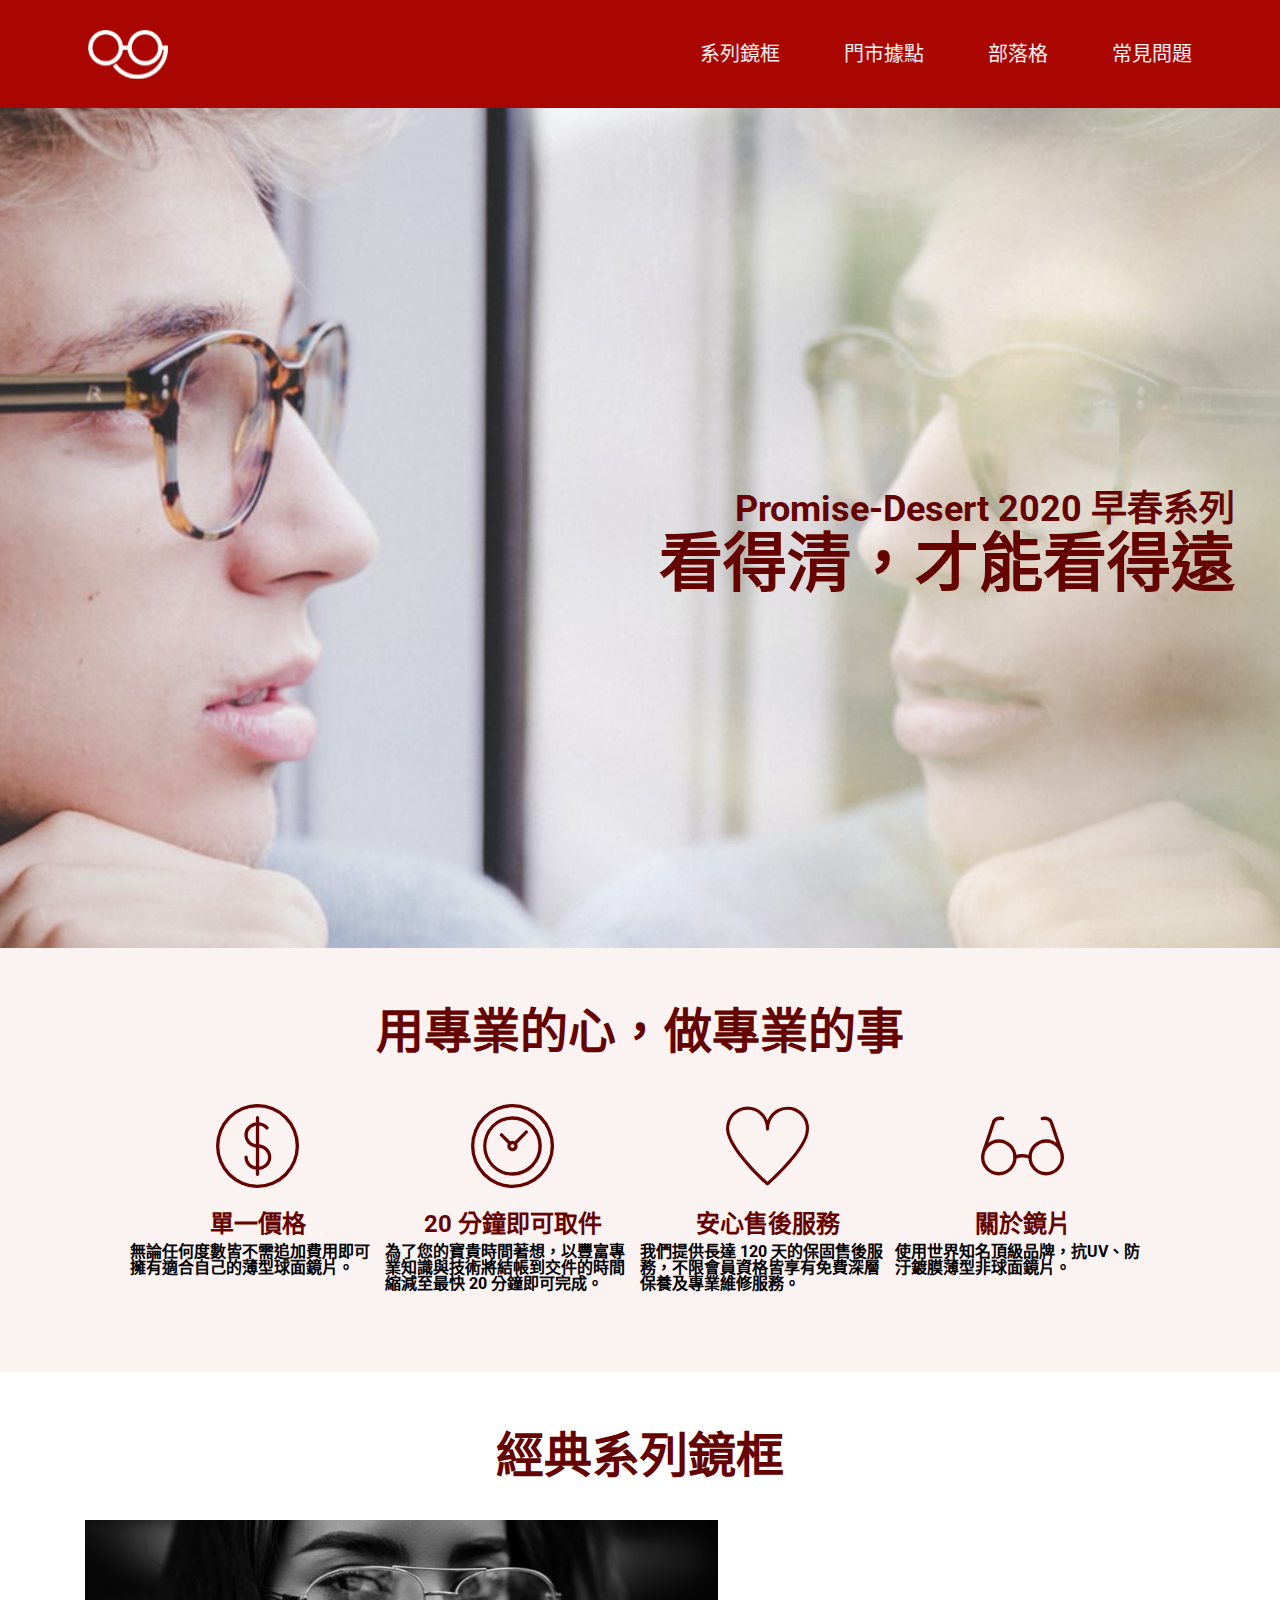
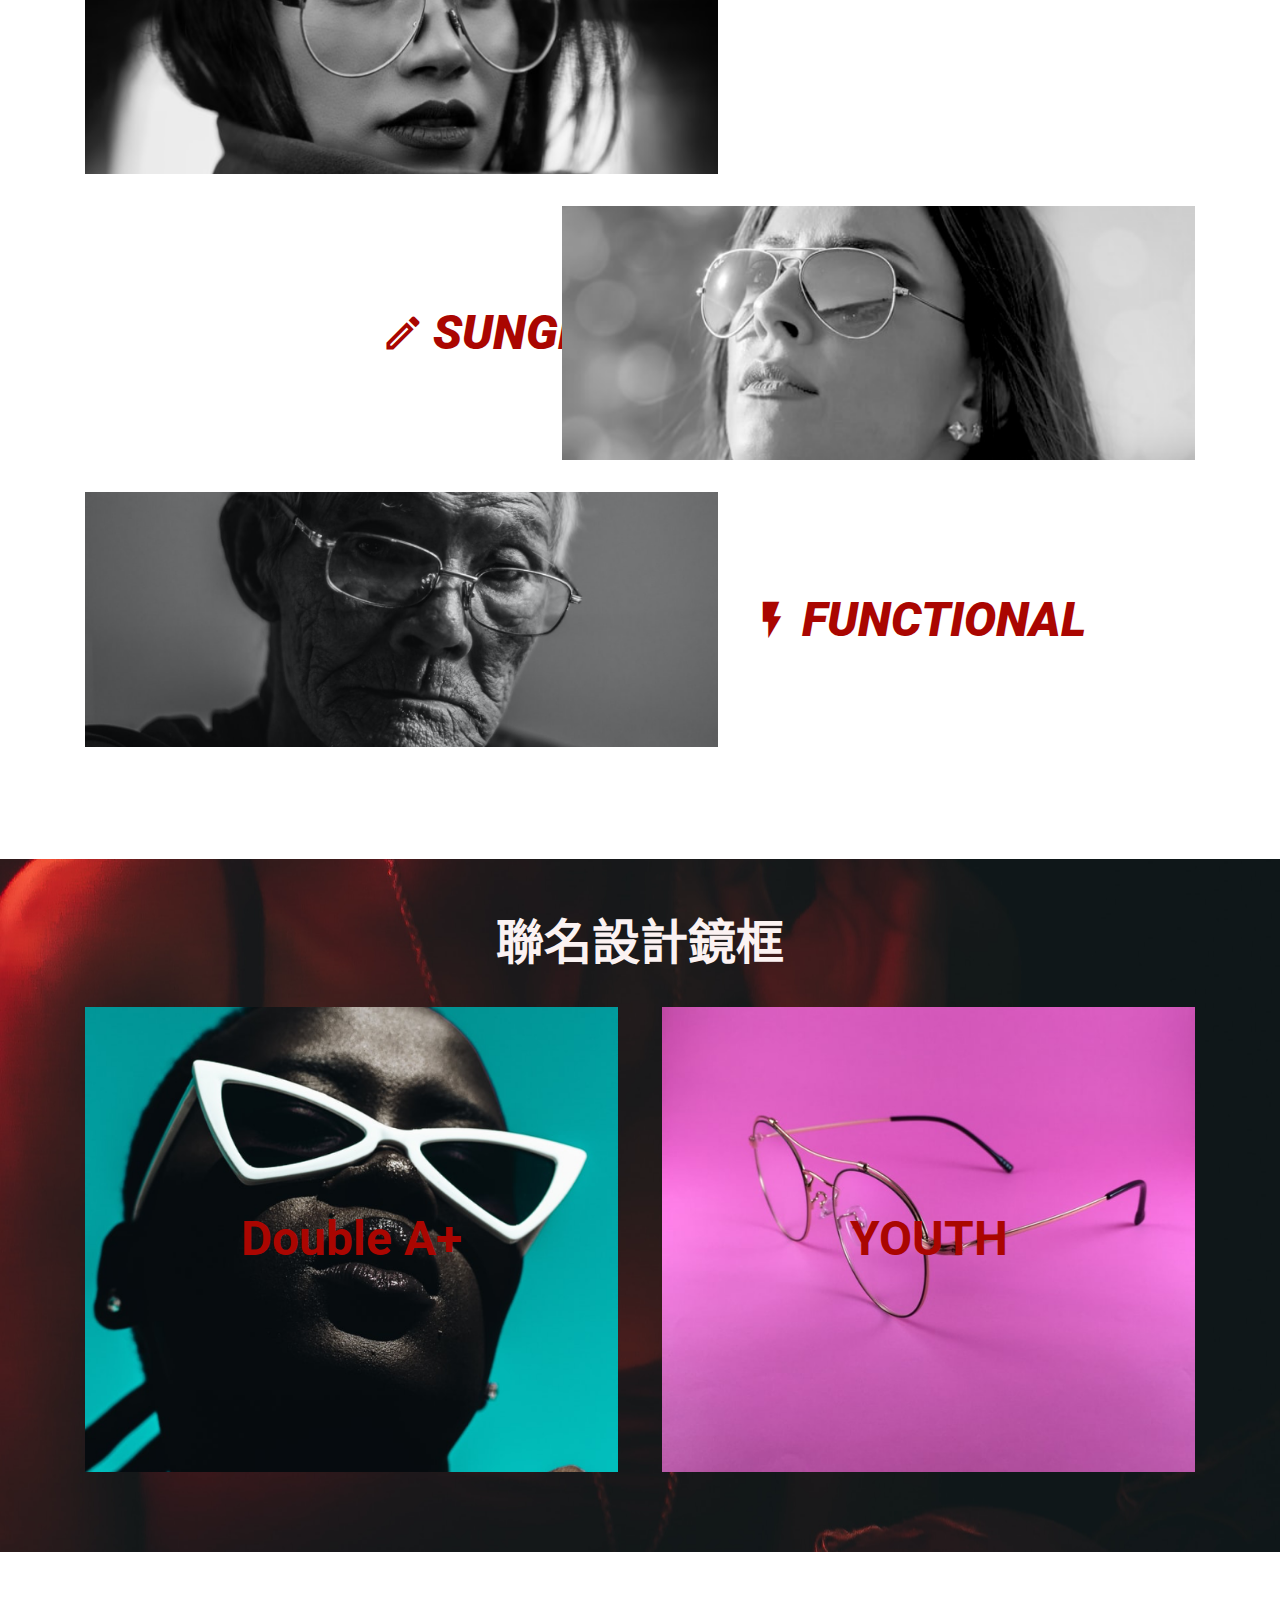
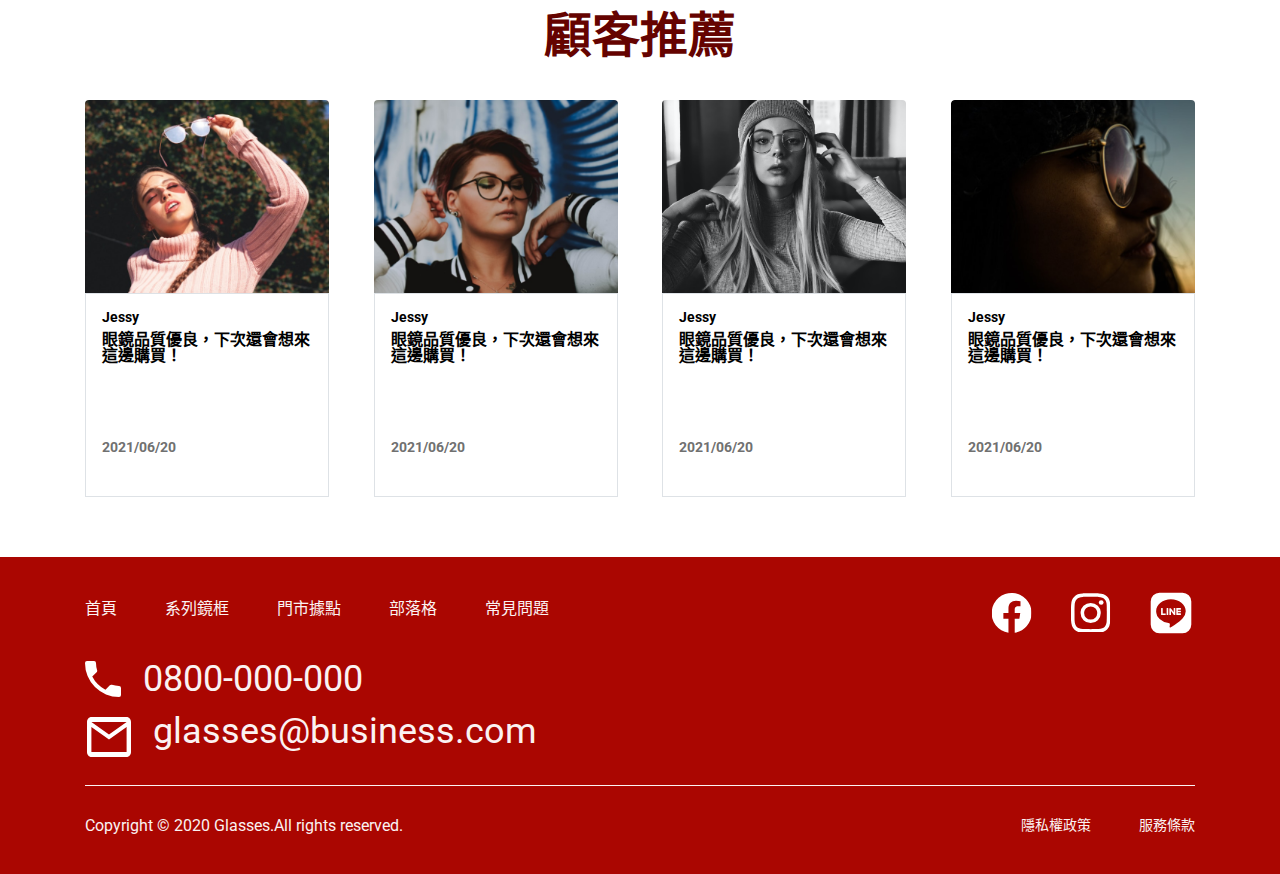
<file: index.html>
<!DOCTYPE html>
<html lang="zh-Tw">
<head>
    <meta charset="UTF-8">
    <meta http-equiv="X-UA-Compatible" content="IE=edge">
    <meta name="viewport" content="width=device-width, user-scalable=no, initial-scale=1.0, maximum-scale=1.0, minimum-scale=1.0">
    <title>首頁</title>
    <link href="https://cdn.jsdelivr.net/npm/bootstrap@5.0.2/dist/css/bootstrap.min.css" rel="stylesheet" integrity="sha384-EVSTQN3/azprG1Anm3QDgpJLIm9Nao0Yz1ztcQTwFspd3yD65VohhpuuCOmLASjC" crossorigin="anonymous">
   
    <link rel="stylesheet" href="https://cdn.jsdelivr.net/npm/bootstrap-icons@1.5.0/font/bootstrap-icons.css">
    <link href="https://fonts.googleapis.com/css?family=Material+Icons|Material+Icons+Outlined|Material+Icons+Two+Tone|Material+Icons+Round|Material+Icons+Sharp" rel="stylesheet">
    <link rel="stylesheet" href="./assets/style/all.css">
</head>
<body>
  <header class=" bg-primary-color ">
    <nav class="nav  text-color-light">
        <div class="logo">
            <a href="/"><h1>LOGO</h1></a>
        </div>
        <ul class="nav-items fz-20">
            <li> <a href="#">系列鏡框</a></li>
            <li> <a href="./location.html">門市據點</a></li>
            <li> <a href="#">部落格</a></li>
            <li> <a href="./faq.html">常見問題</a></li>
        </ul>
    </nav>  

  </header>
 
  
    
  
  

      <div class="banner-bg text-color-dark fw-bold">
       <h2 class="fz-64"><span class="fz-36">Promise-Desert 2020 早春系列</span> <br>
        看得清，才能看得遠</h2>
    </div> 
    <section class="feature bg-third-color">
        <div class="container text-center fw-bold ">
            <h2 class="feature-title fz-48 text-color-dark">用專業的心，做專業的事</h2>
                <ul class="feature-items  container">
                    <li>
                        <img src="./assets/images/icon/icon-dollar.svg" alt="dollar-icon">
                        <h3 class="fz-24 text-color-dark">單一價格</h3>
                        <p>無論任何度數皆不需追加費用即可擁有適合自己的薄型球面鏡片。</p>
                    </li>
                    <li>
                        <img src="./assets/images/icon/icon-clock.svg" alt="clock-icon">
                        <h3 class="fz-24 text-color-dark">20 分鐘即可取件</h3>
                        <p>為了您的寶貴時間著想，以豐富專業知識與技術將結帳到交件的時間縮減至最快 20 分鐘即可完成。</p>               

                    </li>
                    <li>
                        <img src="./assets/images/icon/icon-heart.svg" alt="heart-icon">
                        <h3 class="fz-24 text-color-dark">安心售後服務</h3>
                        <p>我們提供長達 120 天的保固售後服務，不限會員資格皆享有免費深層保養及專業維修服務。</p>
                    </li>
                    <li>
                        <img src="./assets/images/icon/icon-glasses.svg" alt="glasses-icon" >
                        <h3 class="fz-24 text-color-dark">關於鏡片</h3>
                        <p>使用世界知名頂級品牌，抗UV、防汙鍍膜薄型非球面鏡片。</p>
                    </li>
                </ul>
          
        </div>
    </section>
    <section class="classical-glasses fw-bold text-center">
        <div class=" container ">
            <h2 class="fz-48 text-color-dark fw-bold">經典系列鏡框</h2>
                <ul class="classical-glasses-items fz-48 text-color-light-dark ">
                    <li> 
                        <img src="./assets/images/product/product-1.png" alt="glasses-product1">
                        <h3><span class="material-icons-outlined md-44">
                            auto_awesome
                            </span>OPTICAL</h3>
                    </li>
                    <li>
                        <img src="./assets/images/product/product-2.png" alt="glasses-product2">
                        <h3><span class="material-icons-outlined md-44">
                            light_mode
                            </span>SUNGLASSES</h3>
                    </li>
                    <li>
                        <img src="./assets/images/product/product-3.png" alt="glasses-product3">
                        <h3><span class="material-icons-outlined md-44">
                            flash_on
                            </span>FUNCTIONAL</h3>
                    </li>
                </ul>
            
        </div>
    </section>
    <section class="design-glasses fw-bold text-center">
        <div class=" container ">
            <h2 class="fz-48  text-color-secondary fw-bold">聯名設計鏡框</h2>
                <ul class="design-glasses-items fz-48 text-color-light-dark d-flex">
                    <li> 
                        <img src="./assets/images/product/product-8.png" alt="design-glasses-product1">
                        <h3> <a href="">Double A+ </a> </h3>
                    </li>
                    <li>
                        <img src="./assets/images/product/product-9.png" alt="design-glasses-product2">
                        <h3> <a href="">YOUTH</a> </h3>
                    </li>
                </ul>
            
        </div>
    </section>
    <section class="recommend fw-bold ">
        <div class=" container ">
            <h2 class="fz-48   text-color-dark fw-bold text-center">顧客推薦</h2>
         <div class="d-flex recommend-card-container">

            <div class="recommend-card ">
                <img src="./assets/images/rec/rec-1.png" alt="recommend-photo1">
                <div class="recommend-card-body ">
                    <div class="recommend-card-body-content">
                        <h4 class="fz-14">Jessy</h4>
                        <p >眼鏡品質優良，下次還會想來這邊購買！</p>
                    </div>
                    
                    <p class="fz-14 text-gray">2021/06/20</p>
                </div>
            </div>

            <div class="recommend-card">
                <img src="./assets/images/rec/rec-2.png" alt="recommend-photo2">
                <div class="recommend-card-body ">
                    <div class="recommend-card-body-content">
                        <h4 class="fz-14">Jessy</h4>
                        <p >眼鏡品質優良，下次還會想來這邊購買！</p>
                    </div>
                    
                    <p class="fz-14 text-gray">2021/06/20</p>
                </div>
            </div>

            <div class="recommend-card">
                <img src="./assets/images/rec/rec-3.png" alt="recommend-photo3">
                <div class="recommend-card-body ">
                    <div class="recommend-card-body-content">
                        <h4 class="fz-14">Jessy</h4>
                        <p >眼鏡品質優良，下次還會想來這邊購買！
                        </p>
                    </div>
                    
                    <p class="fz-14 text-gray">2021/06/20</p>
                </div>
            </div>

            <div class="recommend-card">
                <img src="./assets/images/rec/rec-4.png" alt="recommend-photo4">
                <div class="recommend-card-body ">
                    <div class="recommend-card-body-content">
                        <h4 class="fz-14">Jessy</h4>
                        <p>眼鏡品質優良，下次還會想來這邊購買！</p>
                    </div>
                    
                    <p class="fz-14 text-gray">2021/06/20</p>
                </div>
            </div>
        </div>
            
        </div>
    </section>
    
    


  <footer  class=" footer bg-primary-color ">
    <div class="container">
      <div class="footer-top d-flex">
        <ul class=" footer-nav d-flex ">
            <li><a href="#">首頁</a></li>
            <li> <a href="#">系列鏡框</a></li>
             <li> <a href="#">門市據點</a></li>
             <li> <a href="#">部落格</a></li>
             <li> <a href="#">常見問題</a></li>
        </ul>
        <ul class="footer-sns-link d-flex ">
            <li><a href=""><img src="./assets/images/icon/icon-fb.svg" alt="fb-link"></a></li>
            <li><a href=""><img src="./assets/images/icon/icon-ig.svg" alt="ins-link"></a></li>
            <li><a href=""><img src="./assets/images/icon/icon-line.svg" alt="line-link"></a></li>
        </ul>
       </div>
        <ul class="footer-contact fz-36">
            <li class="d-flex ">
                <img src="./assets/images/icon/icon-phone.svg" alt="phone-link">
                <a href="tel:0800-000-000">0800-000-000</a>
            </li>
            <li class="d-flex ">
                <img src="./assets/images/icon/icon-mail.svg" alt="mail-link">
                <a href="mailto:glasses@business.com">glasses@business.com</a>
            </li>
        </ul>
        <div class="footer-copyright d-flex ">
            <p>Copyright © 2020 Glasses.All rights reserved.</p>
            <ul class="d-flex fz-14">
                <li> <a href="#">隱私權政策</a></li>
                <li> <a href="#">服務條款</a></li>
            </ul>
        </div>
    </div>
</footer>    
<script src="https://cdn.jsdelivr.net/npm/bootstrap@5.0.2/dist/js/bootstrap.bundle.min.js" integrity="sha384-MrcW6ZMFYlzcLA8Nl+NtUVF0sA7MsXsP1UyJoMp4YLEuNSfAP+JcXn/tWtIaxVXM" crossorigin="anonymous"></script>
  <script src="./assets/js/vendors.js"></script>
  <script src="./assets/js/all.js"></script>
</body>

</html>
</file>
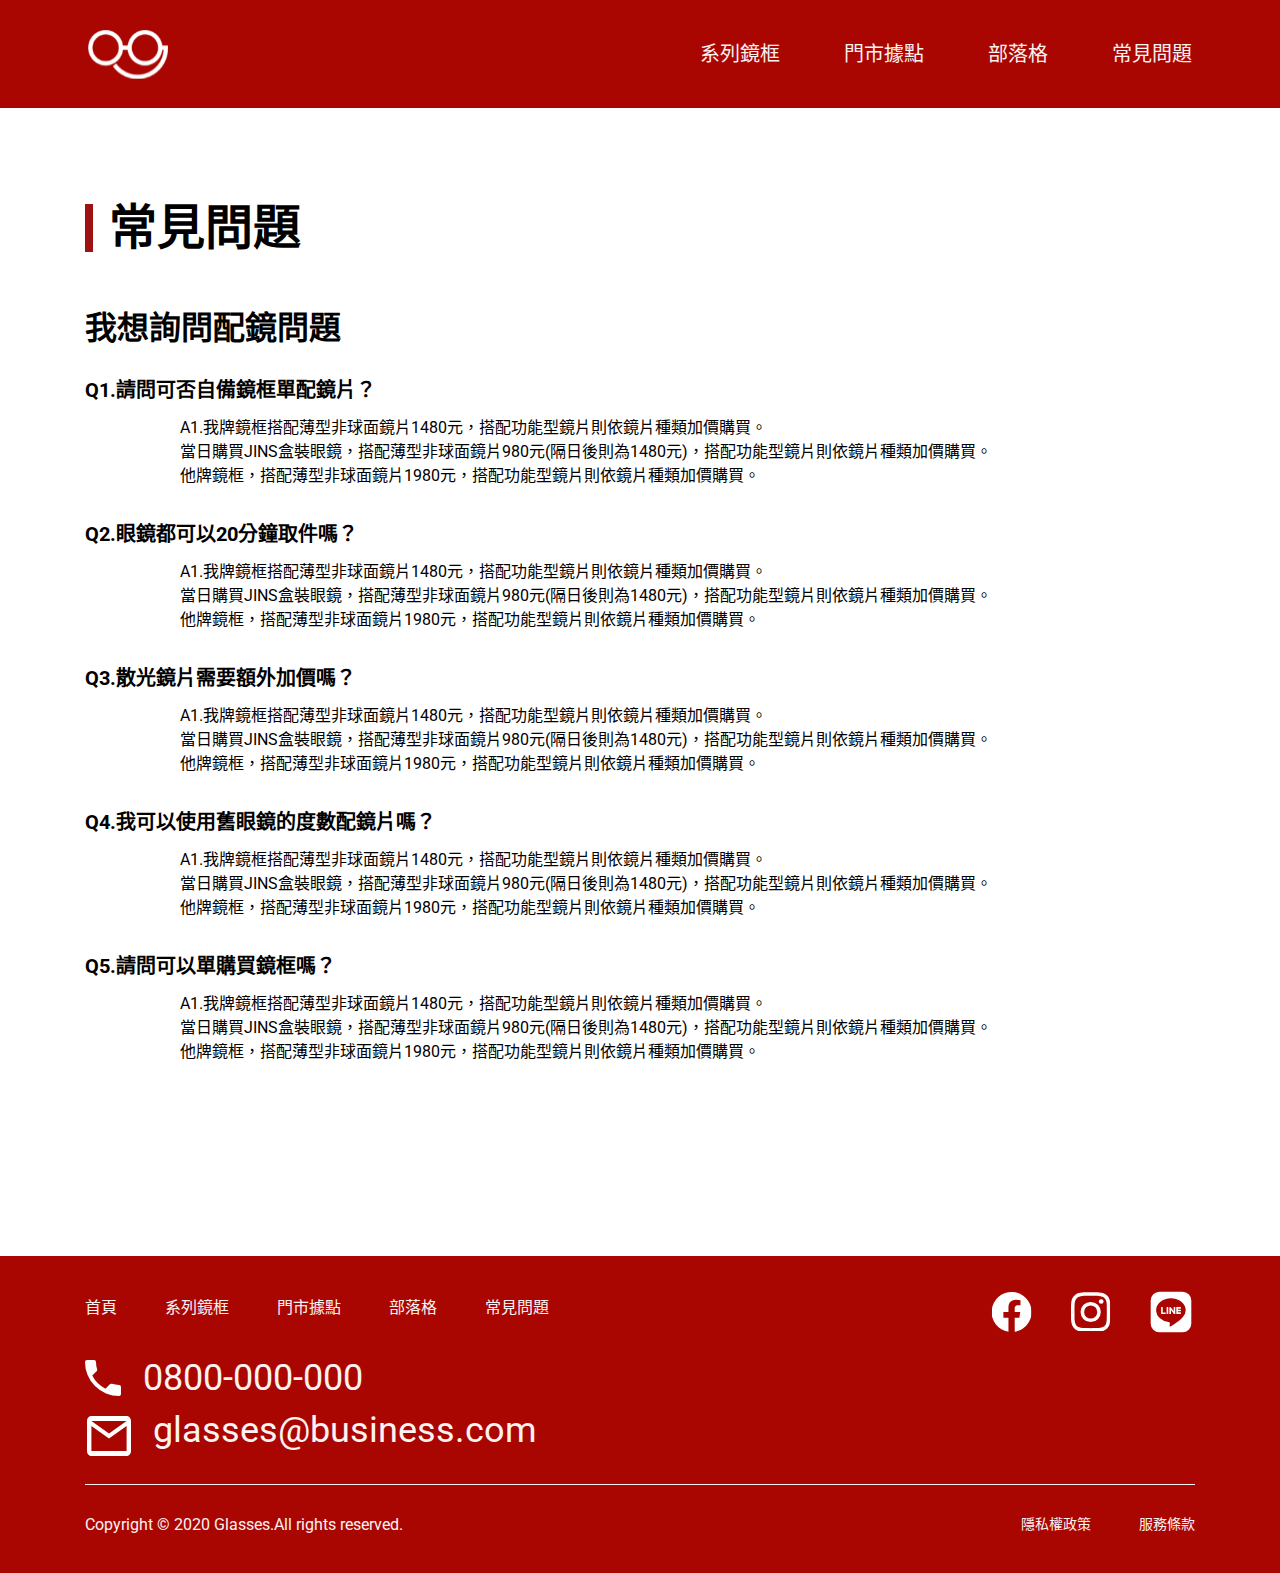
<file: faq.html>
<!DOCTYPE html>
<html lang="zh-Tw">
<head>
    <meta charset="UTF-8">
    <meta http-equiv="X-UA-Compatible" content="IE=edge">
    <meta name="viewport" content="width=device-width, user-scalable=no, initial-scale=1.0, maximum-scale=1.0, minimum-scale=1.0">
    <title>常見問題</title>
    <link href="https://cdn.jsdelivr.net/npm/bootstrap@5.0.2/dist/css/bootstrap.min.css" rel="stylesheet" integrity="sha384-EVSTQN3/azprG1Anm3QDgpJLIm9Nao0Yz1ztcQTwFspd3yD65VohhpuuCOmLASjC" crossorigin="anonymous">
   
    <link rel="stylesheet" href="https://cdn.jsdelivr.net/npm/bootstrap-icons@1.5.0/font/bootstrap-icons.css">
    <link href="https://fonts.googleapis.com/css?family=Material+Icons|Material+Icons+Outlined|Material+Icons+Two+Tone|Material+Icons+Round|Material+Icons+Sharp" rel="stylesheet">
    <link rel="stylesheet" href="./assets/style/all.css">
</head>
<body>
  <header class=" bg-primary-color ">
    <nav class="nav  text-color-light">
        <div class="logo">
            <a href="/"><h1>LOGO</h1></a>
        </div>
        <ul class="nav-items fz-20">
            <li> <a href="#">系列鏡框</a></li>
            <li> <a href="./location.html">門市據點</a></li>
            <li> <a href="#">部落格</a></li>
            <li> <a href="./faq.html">常見問題</a></li>
        </ul>
    </nav>  

  </header>
 
  
    
  
  

      <section class="title container fw-bold ">
        <h2 class="faq-title fz-48 ">常見問題</h2>
        <h3 class="fz-32">我想詢問配鏡問題</h3>
            <ul>
                <li class="qa">
                    <h4 class="fz-20">Q1.請問可否自備鏡框單配鏡片？</h4>
                    <p>A1.我牌鏡框搭配薄型非球面鏡片1480元，搭配功能型鏡片則依鏡片種類加價購買。 <br>
                         當日購買JINS盒裝眼鏡，搭配薄型非球面鏡片980元(隔日後則為1480元)，搭配功能型鏡片則依鏡片種類加價購買。 <br>
                          他牌鏡框，搭配薄型非球面鏡片1980元，搭配功能型鏡片則依鏡片種類加價購買。</p>
                </li>
                <li class="qa">
                    <h4 class="fz-20">Q2.眼鏡都可以20分鐘取件嗎？</h4>
                    <p>A1.我牌鏡框搭配薄型非球面鏡片1480元，搭配功能型鏡片則依鏡片種類加價購買。 <br>
                        當日購買JINS盒裝眼鏡，搭配薄型非球面鏡片980元(隔日後則為1480元)，搭配功能型鏡片則依鏡片種類加價購買。 <br>
                         他牌鏡框，搭配薄型非球面鏡片1980元，搭配功能型鏡片則依鏡片種類加價購買。</p>
                </li>
                <li class="qa">
                    <h4 class="fz-20">Q3.散光鏡片需要額外加價嗎？</h4>
                    <p>A1.我牌鏡框搭配薄型非球面鏡片1480元，搭配功能型鏡片則依鏡片種類加價購買。 <br>
                        當日購買JINS盒裝眼鏡，搭配薄型非球面鏡片980元(隔日後則為1480元)，搭配功能型鏡片則依鏡片種類加價購買。 <br>
                         他牌鏡框，搭配薄型非球面鏡片1980元，搭配功能型鏡片則依鏡片種類加價購買。</p>
                </li>
                <li class="qa">
                    <h4 class="fz-20">Q4.我可以使用舊眼鏡的度數配鏡片嗎？</h4>
                    <p>A1.我牌鏡框搭配薄型非球面鏡片1480元，搭配功能型鏡片則依鏡片種類加價購買。 <br>
                        當日購買JINS盒裝眼鏡，搭配薄型非球面鏡片980元(隔日後則為1480元)，搭配功能型鏡片則依鏡片種類加價購買。 <br>
                         他牌鏡框，搭配薄型非球面鏡片1980元，搭配功能型鏡片則依鏡片種類加價購買。</p>
                </li>
                <li class="qa">
                    <h4 class="fz-20">Q5.請問可以單購買鏡框嗎？</h4>
                    <p>A1.我牌鏡框搭配薄型非球面鏡片1480元，搭配功能型鏡片則依鏡片種類加價購買。 <br>
                        當日購買JINS盒裝眼鏡，搭配薄型非球面鏡片980元(隔日後則為1480元)，搭配功能型鏡片則依鏡片種類加價購買。 <br>
                         他牌鏡框，搭配薄型非球面鏡片1980元，搭配功能型鏡片則依鏡片種類加價購買。</p>
                </li>
            </ul>
        
    </section>

  <footer  class=" footer bg-primary-color ">
    <div class="container">
      <div class="footer-top d-flex">
        <ul class=" footer-nav d-flex ">
            <li><a href="#">首頁</a></li>
            <li> <a href="#">系列鏡框</a></li>
             <li> <a href="#">門市據點</a></li>
             <li> <a href="#">部落格</a></li>
             <li> <a href="#">常見問題</a></li>
        </ul>
        <ul class="footer-sns-link d-flex ">
            <li><a href=""><img src="./assets/images/icon/icon-fb.svg" alt="fb-link"></a></li>
            <li><a href=""><img src="./assets/images/icon/icon-ig.svg" alt="ins-link"></a></li>
            <li><a href=""><img src="./assets/images/icon/icon-line.svg" alt="line-link"></a></li>
        </ul>
       </div>
        <ul class="footer-contact fz-36">
            <li class="d-flex ">
                <img src="./assets/images/icon/icon-phone.svg" alt="phone-link">
                <a href="tel:0800-000-000">0800-000-000</a>
            </li>
            <li class="d-flex ">
                <img src="./assets/images/icon/icon-mail.svg" alt="mail-link">
                <a href="mailto:glasses@business.com">glasses@business.com</a>
            </li>
        </ul>
        <div class="footer-copyright d-flex ">
            <p>Copyright © 2020 Glasses.All rights reserved.</p>
            <ul class="d-flex fz-14">
                <li> <a href="#">隱私權政策</a></li>
                <li> <a href="#">服務條款</a></li>
            </ul>
        </div>
    </div>
</footer>    
<script src="https://cdn.jsdelivr.net/npm/bootstrap@5.0.2/dist/js/bootstrap.bundle.min.js" integrity="sha384-MrcW6ZMFYlzcLA8Nl+NtUVF0sA7MsXsP1UyJoMp4YLEuNSfAP+JcXn/tWtIaxVXM" crossorigin="anonymous"></script>
  <script src="./assets/js/vendors.js"></script>
  <script src="./assets/js/all.js"></script>
</body>

</html>
</file>
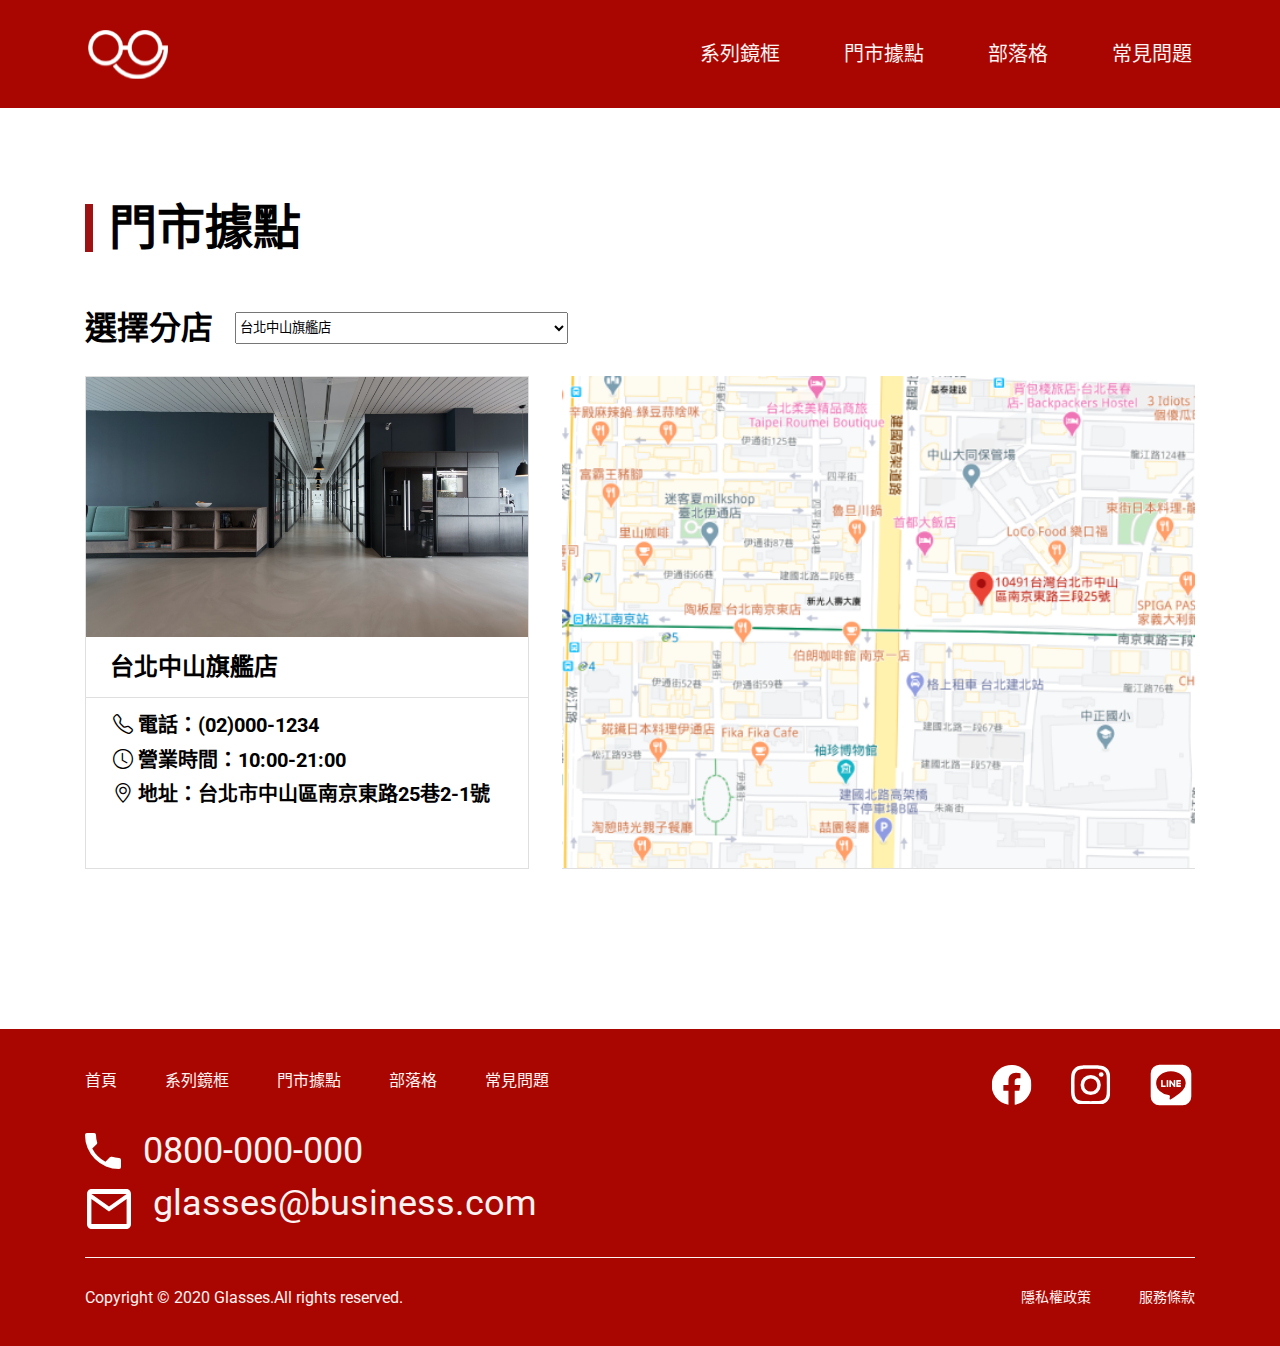
<file: location.html>
<!DOCTYPE html>
<html lang="zh-Tw">
<head>
    <meta charset="UTF-8">
    <meta http-equiv="X-UA-Compatible" content="IE=edge">
    <meta name="viewport" content="width=device-width, user-scalable=no, initial-scale=1.0, maximum-scale=1.0, minimum-scale=1.0">
    <title>門市據點</title>
    <link href="https://cdn.jsdelivr.net/npm/bootstrap@5.0.2/dist/css/bootstrap.min.css" rel="stylesheet" integrity="sha384-EVSTQN3/azprG1Anm3QDgpJLIm9Nao0Yz1ztcQTwFspd3yD65VohhpuuCOmLASjC" crossorigin="anonymous">
   
    <link rel="stylesheet" href="https://cdn.jsdelivr.net/npm/bootstrap-icons@1.5.0/font/bootstrap-icons.css">
    <link href="https://fonts.googleapis.com/css?family=Material+Icons|Material+Icons+Outlined|Material+Icons+Two+Tone|Material+Icons+Round|Material+Icons+Sharp" rel="stylesheet">
    <link rel="stylesheet" href="./assets/style/all.css">
</head>
<body>
  <header class=" bg-primary-color ">
    <nav class="nav  text-color-light">
        <div class="logo">
            <a href="/"><h1>LOGO</h1></a>
        </div>
        <ul class="nav-items fz-20">
            <li> <a href="#">系列鏡框</a></li>
            <li> <a href="./location.html">門市據點</a></li>
            <li> <a href="#">部落格</a></li>
            <li> <a href="./faq.html">常見問題</a></li>
        </ul>
    </nav>  

  </header>
 
  
    
  
  

  <section class="title container fw-bold ">
    <h2 class="area-title fz-48 ">門市據點</h2>
    <div class="area-select d-flex">
     <label for="area-select" class="fz-32 area-select-title" >選擇分店</label>
     <select name="area" id="area-select" class="form-select form-select-sm" >
        <option value="台北中山旗艦店">台北中山旗艦店</option>
        <option value="台北中山旗艦店">台北中山旗艦店</option>
        <option value="台北中山旗艦店">台北中山旗艦店</option>
        <option value="台北中山旗艦店">台北中山旗艦店</option>
        <option value="台北中山旗艦店">台北中山旗艦店</option>
     </select>
    </div>
    <div class="area-items ">
        <div class="area-card ">
            <img class="area-card-img" src="./assets/images/locate/locate1.jpeg" alt="locate-card" >
            <div class="area-cardbody">
                <h3 class="fz-24">台北中山旗艦店</h3>
                <ul class="fz-20">
                    <li><i class="bi bi-telephone"></i> 電話：(02)000-1234</li>
                    <li><i class="bi bi-clock"></i> 營業時間：10:00-21:00</li>
                    <li><i class="bi bi-geo-alt"></i> 地址：台北市中山區南京東路25巷2-1號</li>
                </ul>

            </div>

        </div>
        <div class="map">
            

        </div>
    </div>

 
      
</section>

  <footer  class=" footer bg-primary-color ">
    <div class="container">
      <div class="footer-top d-flex">
        <ul class=" footer-nav d-flex ">
            <li><a href="#">首頁</a></li>
            <li> <a href="#">系列鏡框</a></li>
             <li> <a href="#">門市據點</a></li>
             <li> <a href="#">部落格</a></li>
             <li> <a href="#">常見問題</a></li>
        </ul>
        <ul class="footer-sns-link d-flex ">
            <li><a href=""><img src="./assets/images/icon/icon-fb.svg" alt="fb-link"></a></li>
            <li><a href=""><img src="./assets/images/icon/icon-ig.svg" alt="ins-link"></a></li>
            <li><a href=""><img src="./assets/images/icon/icon-line.svg" alt="line-link"></a></li>
        </ul>
       </div>
        <ul class="footer-contact fz-36">
            <li class="d-flex ">
                <img src="./assets/images/icon/icon-phone.svg" alt="phone-link">
                <a href="tel:0800-000-000">0800-000-000</a>
            </li>
            <li class="d-flex ">
                <img src="./assets/images/icon/icon-mail.svg" alt="mail-link">
                <a href="mailto:glasses@business.com">glasses@business.com</a>
            </li>
        </ul>
        <div class="footer-copyright d-flex ">
            <p>Copyright © 2020 Glasses.All rights reserved.</p>
            <ul class="d-flex fz-14">
                <li> <a href="#">隱私權政策</a></li>
                <li> <a href="#">服務條款</a></li>
            </ul>
        </div>
    </div>
</footer>    
<script src="https://cdn.jsdelivr.net/npm/bootstrap@5.0.2/dist/js/bootstrap.bundle.min.js" integrity="sha384-MrcW6ZMFYlzcLA8Nl+NtUVF0sA7MsXsP1UyJoMp4YLEuNSfAP+JcXn/tWtIaxVXM" crossorigin="anonymous"></script>
  <script src="./assets/js/vendors.js"></script>
  <script src="./assets/js/all.js"></script>
</body>

</html>
</file>
<file: assets/style/all.css>
@import url("https://fonts.googleapis.com/css2?family=Noto+Serif+TC:wght@400;700&family=Roboto:ital,wght@0,400;0,500;0,700;0,900;1,400;1,500;1,700;1,900&display=swap");
@import url("https://cdn.jsdelivr.net/npm/bootstrap-icons@1.5.0/font/bootstrap-icons.css");
.fw-bold {
  font-weight: bold; }

.text-center {
  text-align: center; }

.d-flex {
  display: -webkit-box;
  display: -ms-flexbox;
  display: flex;
  -ms-flex-wrap: wrap;
      flex-wrap: wrap; }

.fz-14 {
  font-size: 14px; }

.fz-16 {
  font-size: 16px; }

.fz-20 {
  font-size: 20px; }

.fz-24 {
  font-size: 24px; }

.fz-32 {
  font-size: 32px; }

.fz-36 {
  font-size: 36px; }

.fz-48 {
  font-size: 48px; }

.fz-64 {
  font-size: 64px; }

.fz-72 {
  font-size: 72px; }

.bg-primary-color {
  background-color: #AA0601; }

.bg-third-color {
  background-color: #AA06010D; }

.text-color-secondary {
  color: #FBF2F2; }

.text-color-dark {
  color: #650300; }

.text-color-light-dark {
  color: #AA0601; }

.text-gray {
  color: #707070; }

.material-icons-outlined.md-44 {
  font-size: 44px; }

.container {
  max-width: 1140px;
  margin: 0 auto;
  padding: 0 15px; }
  @media (max-width: 992px) {
    .container {
      max-width: 992px;
      padding: 0 15px; } }
  @media (max-width: 767px) {
    .container {
      max-width: 767px;
      padding: 0 15px; } }

/* http://meyerweb.com/eric/tools/css/reset/ 
   v2.0 | 20110126
   License: none (public domain)
*/
html, body, div, span, applet, object, iframe,
h1, h2, h3, h4, h5, h6, p, blockquote, pre,
a, abbr, acronym, address, big, cite, code,
del, dfn, em, img, ins, kbd, q, s, samp,
small, strike, strong, sub, sup, tt, var,
b, u, i, center,
dl, dt, dd, ol, ul, li,
fieldset, form, label, legend,
table, caption, tbody, tfoot, thead, tr, th, td,
article, aside, canvas, details, embed,
figure, figcaption, footer, header, hgroup,
menu, nav, output, ruby, section, summary,
time, mark, audio, video {
  margin: 0;
  padding: 0;
  border: 0;
  font-size: 100%;
  font: inherit;
  vertical-align: baseline; }

/* HTML5 display-role reset for older browsers */
article, aside, details, figcaption, figure,
footer, header, hgroup, menu, nav, section {
  display: block; }

body {
  line-height: 1; }

ol, ul {
  list-style: none; }

blockquote, q {
  quotes: none; }

blockquote:before, blockquote:after,
q:before, q:after {
  content: '';
  content: none; }

table {
  border-collapse: collapse;
  border-spacing: 0; }

*, *::after, *::before {
  -webkit-box-sizing: border-box;
          box-sizing: border-box; }

body {
  font-family: 'Roboto','Noto Sans', serif; }

img {
  max-width: 100%;
  height: auto;
  vertical-align: middle; }

a {
  text-decoration: none;
  color: #FBF2F2; }
  a:hover {
    color: #f15a5a; }

header {
  padding: 0 88px; }
  header a {
    display: block; }
  header .nav {
    display: -webkit-box;
    display: -ms-flexbox;
    display: flex;
    -ms-flex-wrap: wrap;
        flex-wrap: wrap;
    -webkit-box-pack: justify;
        -ms-flex-pack: justify;
            justify-content: space-between;
    -webkit-box-align: center;
        -ms-flex-align: center;
            align-items: center;
    padding: 30px 0 29.43px 0; }
    header .nav .logo a {
      width: 80px;
      height: 48.57px;
      background: url("../images/logo/logo.png") no-repeat; }
      header .nav .logo a h1 {
        text-indent: 101%;
        white-space: nowrap;
        overflow: hidden; }
    header .nav .nav-items {
      display: -webkit-box;
      display: -ms-flexbox;
      display: flex;
      -ms-flex-wrap: wrap;
          flex-wrap: wrap; }
      header .nav .nav-items li {
        margin-right: 64px; }
      header .nav .nav-items li:last-child {
        margin-right: 0; }
  @media (max-width: 992px) {
    header {
      padding: 0; }
      header .nav {
        padding-left: 39px;
        padding-right: 39px; }
      header .banner-bg h2 {
        left: 297.5px;
        right: 38.5px;
        bottom: 373px;
        font-size: 48px; }
        header .banner-bg h2 span {
          font-size: 20px; } }
  @media (max-width: 767px) {
    header a {
      padding: 8px 50px; }
    header .nav {
      -webkit-box-orient: vertical;
      -webkit-box-direction: normal;
          -ms-flex-direction: column;
              flex-direction: column;
      padding: 0 0; }
      header .nav .logo a {
        width: 48px;
        height: 29.14px;
        background-size: contain;
        margin-top: 10px;
        margin-bottom: 10.86px;
        padding: 0; }
    header .nav .nav-items {
      width: 100%;
      text-align: center; }
    header .nav .nav-items li {
      width: 50%;
      margin-right: 0;
      border: 1px solid #FBF2F2;
      font-size: 20px; }
    header .banner-bg {
      background: url("../images/banner/banner-sm.png") no-repeat;
      background-size: cover;
      height: 394px; }
      header .banner-bg h2 {
        left: 72px;
        right: 15px;
        bottom: 163px;
        font-size: 32px; }
        header .banner-bg h2 span {
          font-size: 16px; } }

.footer {
  color: #FBF2F2; }
  @media (max-width: 767px) {
    .footer .container {
      position: relative; } }
  .footer .footer-top {
    -webkit-box-pack: justify;
        -ms-flex-pack: justify;
            justify-content: space-between; }
  .footer .footer-nav {
    padding: 44px 0;
    -ms-flex-wrap: nowrap;
        flex-wrap: nowrap; }
    .footer .footer-nav li {
      margin-right: 48px; }
    .footer .footer-nav li:last-child {
      margin-right: 0; }
    @media (max-width: 992px) {
      .footer .footer-nav li {
        margin-right: 40px; } }
    @media (max-width: 767px) {
      .footer .footer-nav li {
        display: none; } }
  .footer .footer-sns-link {
    padding-top: 32px; }
    .footer .footer-sns-link li {
      margin-right: 32px; }
    .footer .footer-sns-link li:last-child {
      margin-right: 0; }
    @media (max-width: 992px) {
      .footer .footer-sns-link li {
        width: 24px;
        margin-right: 40px; } }
  .footer .footer-contact {
    padding-bottom: 24px; }
    .footer .footer-contact li:nth-child(1) {
      margin-bottom: 16px; }
      .footer .footer-contact li:nth-child(1) img {
        margin-right: 22px; }
    .footer .footer-contact li:nth-child(2) img {
      margin-right: 20px; }
    @media (max-width: 992px) {
      .footer .footer-contact {
        padding-bottom: 20px;
        font-size: 20px; }
        .footer .footer-contact li:nth-child(1) {
          margin-bottom: 12px; }
          .footer .footer-contact li:nth-child(1) img {
            margin-right: 11px;
            width: 18px; }
        .footer .footer-contact li:nth-child(2) img {
          margin-right: 10px;
          width: 20px; } }
    @media (max-width: 767px) {
      .footer .footer-contact {
        position: absolute;
        top: 0;
        padding-top: 24px;
        padding-bottom: 25px;
        font-size: 16px; } }
  .footer .footer-copyright {
    width: 100%;
    -webkit-box-pack: justify;
        -ms-flex-pack: justify;
            justify-content: space-between;
    border-top: 1px solid #FBF2F2;
    padding-top: 32px;
    padding-bottom: 40px; }
    .footer .footer-copyright li:nth-child(1) {
      margin-right: 48px; }
    @media (max-width: 767px) {
      .footer .footer-copyright {
        font-size: 14px;
        padding-top: 16px;
        padding-bottom: 24px; }
        .footer .footer-copyright li, .footer .footer-copyright p {
          width: 100%;
          -webkit-box-orient: vertical;
          -webkit-box-direction: normal;
              -ms-flex-direction: column;
                  flex-direction: column;
          margin-bottom: 8px; }
          .footer .footer-copyright li a, .footer .footer-copyright p a {
            margin-bottom: 8px; } }

.banner-bg {
  background: url("../images/banner/banner.png") no-repeat center;
  width: 100%;
  height: 840px;
  position: relative; }
  .banner-bg h2 {
    text-align: right;
    position: absolute;
    left: 579px;
    right: 45px;
    bottom: 352px; }
  @media (max-width: 992px) {
    .banner-bg h2 {
      left: 297.5px;
      right: 38.5px;
      bottom: 373px;
      font-size: 48px; }
      .banner-bg h2 span {
        font-size: 20px; } }
  @media (max-width: 767px) {
    .banner-bg {
      background: url("../images/banner/banner-sm.png") no-repeat;
      background-size: cover;
      height: 394px; }
      .banner-bg h2 {
        left: 72px;
        right: 15px;
        bottom: 163px;
        font-size: 32px; }
        .banner-bg h2 span {
          font-size: 16px; } }

.feature {
  padding-top: 60px;
  padding-bottom: 80px; }
  .feature .feature-title {
    padding-bottom: 48.33px; }
    @media (max-width: 767px) {
      .feature .feature-title {
        font-size: 24px; } }
  .feature .feature-items {
    display: -webkit-box;
    display: -ms-flexbox;
    display: flex;
    -ms-flex-wrap: wrap;
        flex-wrap: wrap;
    -webkit-box-pack: center;
        -ms-flex-pack: center;
            justify-content: center; }
    .feature .feature-items li {
      width: 255px; }
      .feature .feature-items li h3 {
        margin-top: 24.08px;
        margin-bottom: 8px; }
      .feature .feature-items li p {
        text-align: left; }
    .feature .feature-items img {
      width: 83.33px;
      height: 83.33px; }
  @media (max-width: 992px) {
    .feature li {
      width: 50%;
      margin-right: 5%;
      margin-bottom: 5%; } }
  @media (max-width: 767px) {
    .feature h2 {
      font-size: 24px; }
    .feature li {
      width: 100%;
      margin-bottom: 10%; } }

.classical-glasses {
  padding-top: 60px;
  padding-bottom: 80px; }
  .classical-glasses h2 {
    margin-bottom: 40px; }
    @media (max-width: 767px) {
      .classical-glasses h2 {
        font-size: 20px;
        line-height: 48px; } }
  .classical-glasses .classical-glasses-items {
    display: -webkit-box;
    display: -ms-flexbox;
    display: flex;
    -ms-flex-wrap: wrap;
        flex-wrap: wrap; }
    .classical-glasses .classical-glasses-items span {
      margin-right: 8px; }
    .classical-glasses .classical-glasses-items li {
      display: -webkit-box;
      display: -ms-flexbox;
      display: flex;
      -webkit-box-align: center;
          -ms-flex-align: center;
              align-items: center;
      width: 100%;
      margin-bottom: 32px; }
      @media (max-width: 767px) {
        .classical-glasses .classical-glasses-items li {
          position: relative;
          display: -webkit-box;
          display: -ms-flexbox;
          display: flex;
          -webkit-box-pack: center;
              -ms-flex-pack: center;
                  justify-content: center; } }
      .classical-glasses .classical-glasses-items li img {
        width: 57%; }
        @media (max-width: 767px) {
          .classical-glasses .classical-glasses-items li img {
            width: 100%; } }
      .classical-glasses .classical-glasses-items li h3 {
        width: 43%;
        display: -webkit-box;
        display: -ms-flexbox;
        display: flex;
        -webkit-box-align: center;
            -ms-flex-align: center;
                align-items: center;
        padding-left: 32px;
        font-style: italic;
        font-weight: 900; }
        @media (max-width: 992px) {
          .classical-glasses .classical-glasses-items li h3 {
            font-size: 28px; } }
        @media (max-width: 767px) {
          .classical-glasses .classical-glasses-items li h3 {
            position: absolute;
            line-height: 72px;
            padding-left: 0; } }
    .classical-glasses .classical-glasses-items li:nth-child(2) {
      -webkit-box-orient: horizontal;
      -webkit-box-direction: reverse;
          -ms-flex-direction: row-reverse;
              flex-direction: row-reverse; }
      @media (max-width: 992px) {
        .classical-glasses .classical-glasses-items li:nth-child(2) {
          -webkit-box-orient: horizontal;
          -webkit-box-direction: normal;
              -ms-flex-direction: row;
                  flex-direction: row; } }

.design-glasses {
  padding-top: 60px;
  padding-bottom: 80px;
  background: url("../images/bg.png") center; }
  .design-glasses h2 {
    margin-bottom: 40px; }
    @media (max-width: 767px) {
      .design-glasses h2 {
        font-size: 20px;
        line-height: 48px; } }
  .design-glasses .design-glasses-items {
    -webkit-box-pack: justify;
        -ms-flex-pack: justify;
            justify-content: space-between; }
    @media (max-width: 767px) {
      .design-glasses .design-glasses-items {
        -webkit-box-orient: vertical;
        -webkit-box-direction: normal;
            -ms-flex-direction: column;
                flex-direction: column; } }
    .design-glasses .design-glasses-items li {
      width: 48%;
      position: relative; }
      @media (max-width: 992px) {
        .design-glasses .design-glasses-items li {
          font-size: 32px; } }
      @media (max-width: 767px) {
        .design-glasses .design-glasses-items li {
          width: 100%;
          margin-bottom: 16px; } }
    .design-glasses .design-glasses-items h3 a {
      color: #AA0601;
      display: block;
      position: absolute;
      top: 50%;
      left: 50%;
      -webkit-transform: translate(-50%, -50%);
          -ms-transform: translate(-50%, -50%);
              transform: translate(-50%, -50%); }
      .design-glasses .design-glasses-items h3 a:hover {
        color: #f15a5a; }

.recommend {
  padding: 60px; }
  .recommend h2 {
    margin-bottom: 40px; }

.recommend-card {
  width: 22%;
  margin-right: 4%;
  border-radius: 4px 4px 0px 0px;
  display: -webkit-box;
  display: -ms-flexbox;
  display: flex;
  -webkit-box-orient: vertical;
  -webkit-box-direction: normal;
      -ms-flex-direction: column;
          flex-direction: column; }
  .recommend-card:nth-child(4) {
    margin-right: 0; }
  .recommend-card img {
    width: 100%;
    height: auto;
    border-radius: 4px 4px 0px 0px; }
  @media (max-width: 992px) {
    .recommend-card {
      width: 48%;
      margin-bottom: 32px; }
      .recommend-card:nth-child(2) {
        margin-right: 0; } }
  @media (max-width: 767px) {
    .recommend-card {
      width: 100%;
      margin-bottom: 32px;
      margin-right: 0; } }
  .recommend-card .recommend-card-body {
    min-height: 204px;
    border: #DEE2E6 1px solid;
    padding: 16px;
    display: -webkit-box;
    display: -ms-flexbox;
    display: flex;
    -webkit-box-orient: vertical;
    -webkit-box-direction: normal;
        -ms-flex-direction: column;
            flex-direction: column;
    -webkit-box-flex: 1;
        -ms-flex: 1 1 auto;
            flex: 1 1 auto; }
  .recommend-card .recommend-card-body-content {
    margin-bottom: 76px; }
    .recommend-card .recommend-card-body-content h4 {
      margin-bottom: 8px; }

.title {
  padding-top: 96px;
  padding-bottom: 160px; }
  .title h2 {
    margin-bottom: 60px;
    padding-left: 16px;
    border-left: 8px solid #9F1213; }
  .title .qa {
    margin-top: 36px; }
    .title .qa p {
      margin-top: 16px;
      margin-bottom: 32px;
      margin-left: 95px;
      font-weight: normal;
      line-height: 1.5; }
  @media (max-width: 767px) {
    .title h2 {
      font-size: 28px;
      border-left: 4px solid #9F1213; }
    .title h3 {
      font-size: 20px; }
    .title .qa h4 {
      font-size: 16px; }
    .title .qa p {
      margin-left: 0; } }

.area-select {
  margin-bottom: 32px; }
  .area-select .form-select {
    width: 30%; }
  @media (max-width: 767px) {
    .area-select {
      -webkit-box-pack: justify;
          -ms-flex-pack: justify;
              justify-content: space-between;
      -webkit-box-align: center;
          -ms-flex-align: center;
              align-items: center; }
      .area-select .form-select {
        width: 70%; } }

.area-select-title {
  margin-right: 22px; }
  @media (max-width: 767px) {
    .area-select-title {
      font-size: 14px; } }

.area-items {
  display: -webkit-box;
  display: -ms-flexbox;
  display: flex;
  -webkit-box-pack: justify;
      -ms-flex-pack: justify;
          justify-content: space-between; }
  @media (max-width: 992px) {
    .area-items {
      -webkit-box-orient: vertical;
      -webkit-box-direction: normal;
          -ms-flex-direction: column;
              flex-direction: column; } }

.area-card {
  display: -webkit-box;
  display: -ms-flexbox;
  display: flex;
  -webkit-box-orient: vertical;
  -webkit-box-direction: normal;
      -ms-flex-direction: column;
          flex-direction: column;
  width: 40%;
  border: 1px solid #00000020; }
  @media (max-width: 992px) {
    .area-card {
      -webkit-box-orient: horizontal;
      -webkit-box-direction: normal;
          -ms-flex-direction: row;
              flex-direction: row;
      width: 100%;
      margin-bottom: 32px;
      border: none; } }
  @media (max-width: 767px) {
    .area-card {
      -webkit-box-orient: vertical;
      -webkit-box-direction: normal;
          -ms-flex-direction: column;
              flex-direction: column; } }
  .area-card .area-card-img {
    width: 100%;
    height: 53%;
    -o-object-fit: cover;
       object-fit: cover; }
    @media (max-width: 992px) {
      .area-card .area-card-img {
        width: 50%;
        margin-right: 32px; } }
    @media (max-width: 767px) {
      .area-card .area-card-img {
        width: 100%; } }
  .area-card .area-cardbody {
    -webkit-box-flex: 1;
        -ms-flex: 1 1 auto;
            flex: 1 1 auto; }
    .area-card .area-cardbody h3 {
      padding: 12px 24px;
      line-height: 36px;
      border-bottom: 1px solid #00000020; }
    .area-card .area-cardbody ul {
      padding: 16px 27px; }
      .area-card .area-cardbody ul li {
        margin-bottom: 14px; }
    @media (max-width: 992px) {
      .area-card .area-cardbody {
        width: 50%;
        border: 1px solid #00000020;
        margin: 15px 0; }
        .area-card .area-cardbody h3 {
          padding: 8.5px 16px;
          font-size: 16px;
          line-height: 24px; }
        .area-card .area-cardbody ul {
          padding: 16px 24px; }
          .area-card .area-cardbody ul li {
            font-size: 14px;
            line-height: 21px;
            margin-bottom: 16px; } }
    @media (max-width: 767px) {
      .area-card .area-cardbody {
        width: 100%; } }

.map {
  border-bottom: 1px solid #00000020;
  width: 57%;
  background: url("../images/locate/map.png") no-repeat;
  background-size: cover; }
  @media (max-width: 992px) {
    .map {
      width: 100%;
      height: 422px; } }

/*# sourceMappingURL=all.css.map */
</file>
